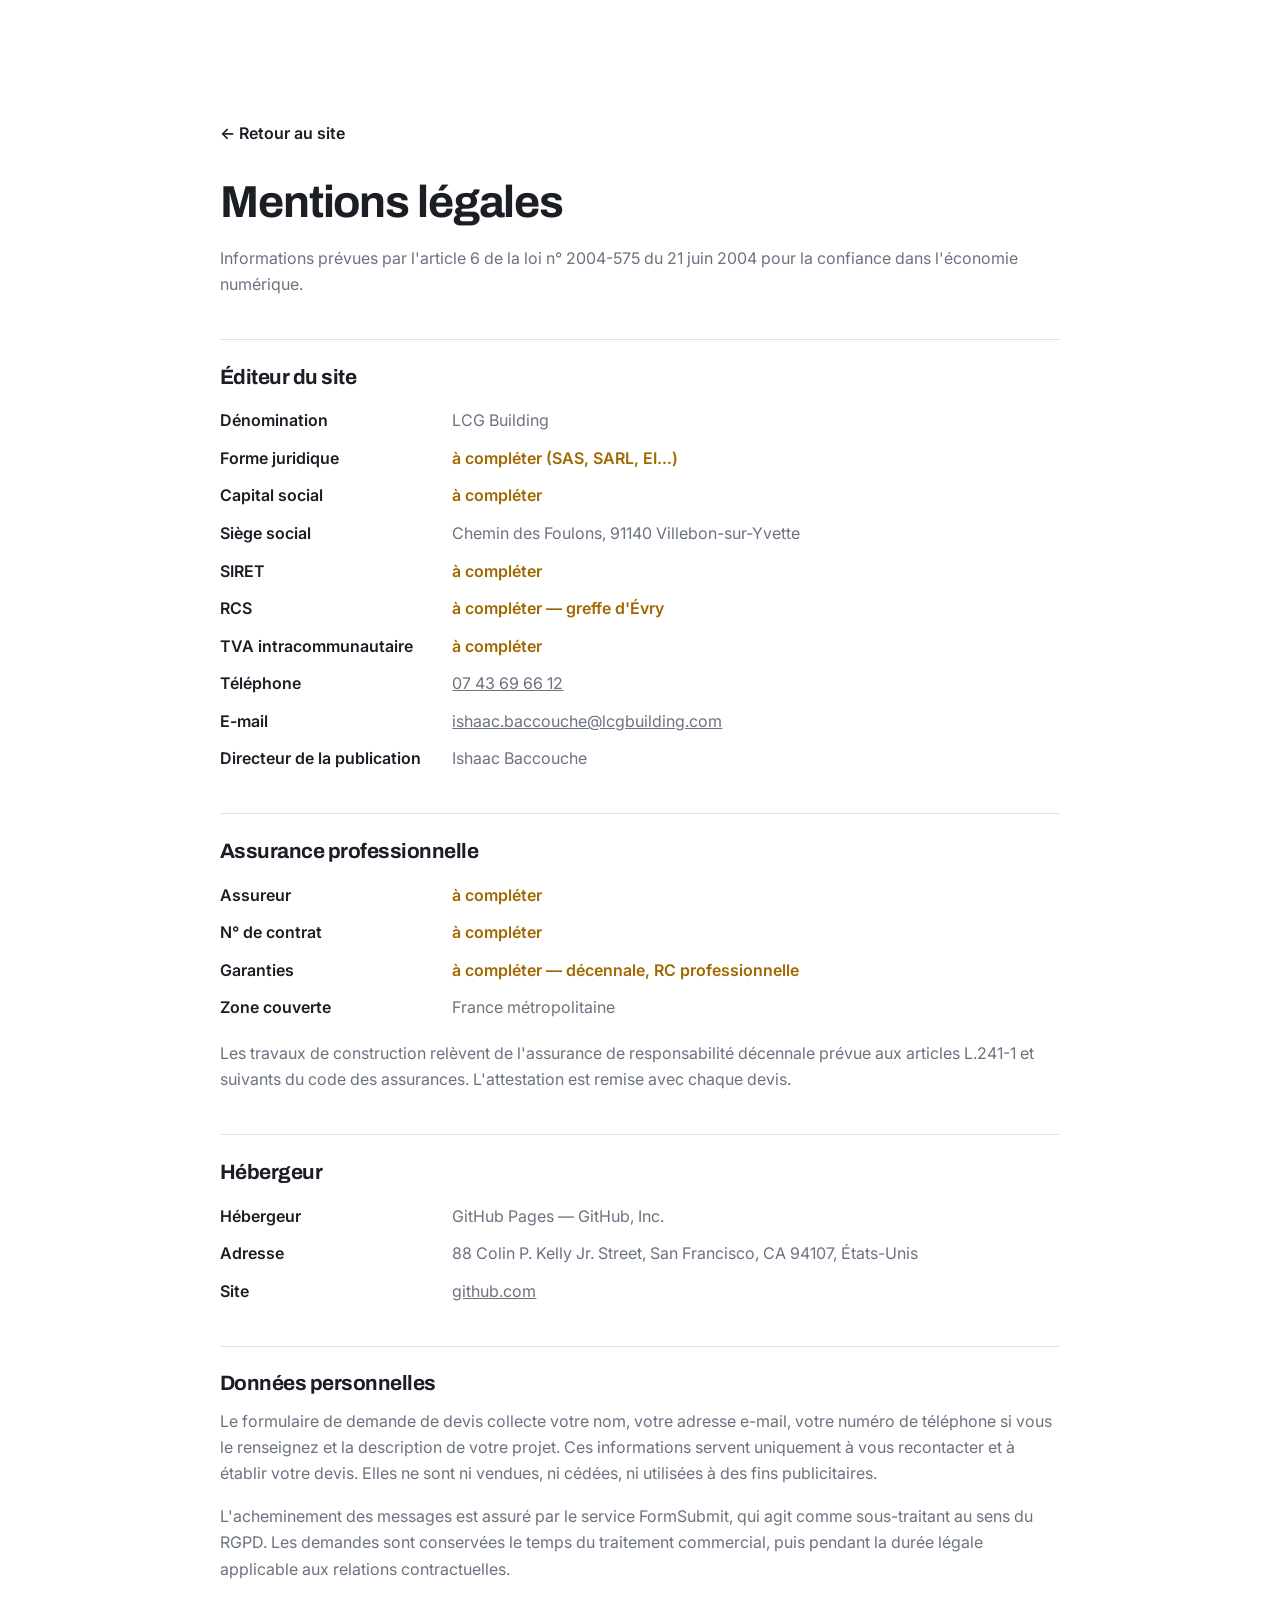
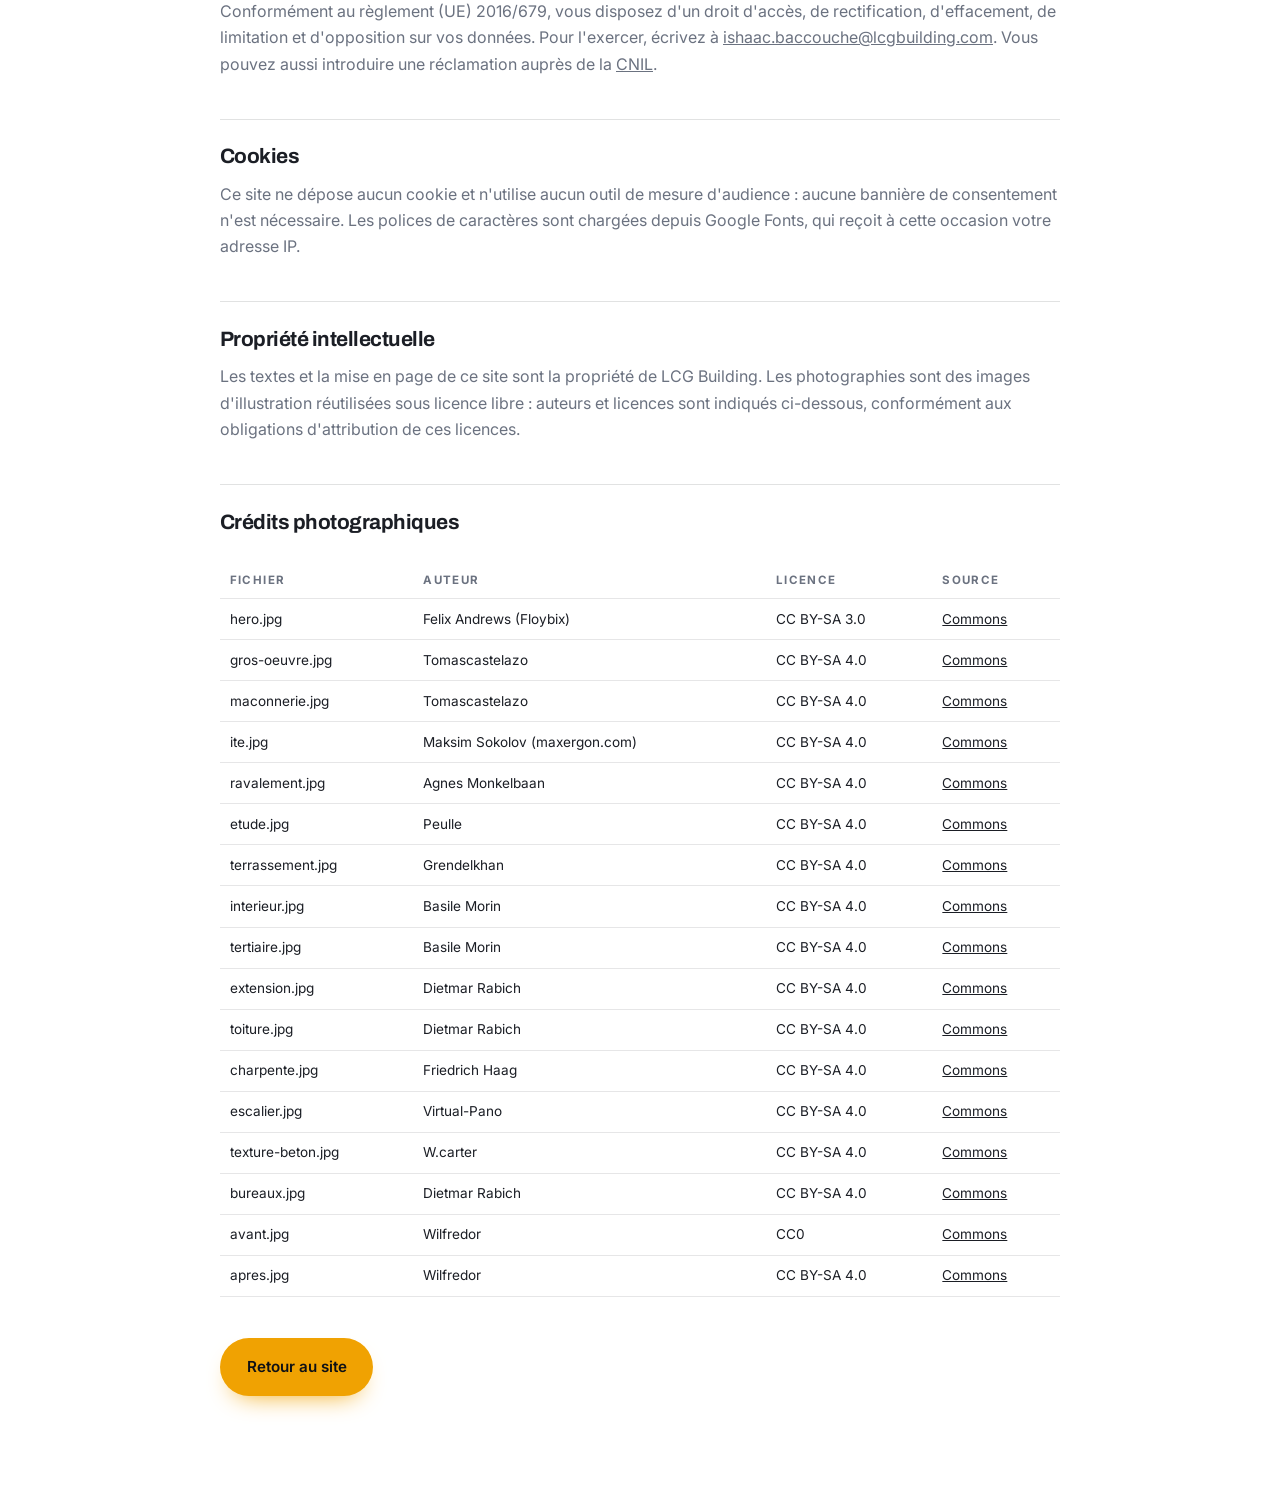
<file: mentions-legales.html>
<!DOCTYPE html>
<html lang="fr">
<head>
<meta charset="utf-8">
<meta name="viewport" content="width=device-width, initial-scale=1">
<title>Mentions légales — LCG Building</title>
<meta name="description" content="Mentions légales, traitement des données personnelles et crédits photos du site de LCG Building.">
<link rel="preconnect" href="https://fonts.googleapis.com">
<link rel="preconnect" href="https://fonts.gstatic.com" crossorigin>
<link href="https://fonts.googleapis.com/css2?family=Inter:wght@400;500;600;700&family=Archivo:wght@600;700;800&display=swap" rel="stylesheet">
<link rel="stylesheet" href="assets/style.css">
<link rel="icon" href="data:image/svg+xml,<svg xmlns='http://www.w3.org/2000/svg' viewBox='0 0 100 100'><rect width='100' height='100' rx='18' fill='%23f0a202'/><text x='50' y='69' font-size='54' font-family='Arial' font-weight='bold' text-anchor='middle' fill='%230f1115'>L</text></svg>">
<style>
  .legal{ padding:120px 0 80px; max-width:840px; }
  .legal h1{ font-size:clamp(2rem,4vw,2.8rem); margin-bottom:.4em; }
  .legal h2{ font-size:1.3rem; margin:2.6rem 0 .8rem; padding-top:1.6rem;
             border-top:1px solid rgba(15,17,21,.12); }
  .legal p, .legal li{ color:var(--muted); }
  .legal dl{ display:grid; grid-template-columns:210px 1fr; gap:.7rem 1.4rem; margin:1.2rem 0; }
  .legal dt{ font-weight:600; color:var(--text); }
  .legal dd{ margin:0; color:var(--muted); }
  .legal table{ width:100%; border-collapse:collapse; margin-top:1rem; font-size:.85rem; }
  .legal th, .legal td{ text-align:left; padding:.55rem .6rem; border-bottom:1px solid rgba(15,17,21,.1); }
  .legal th{ font-size:.72rem; letter-spacing:.12em; text-transform:uppercase; color:var(--muted); }
  .legal .todo{ color:#a06800; font-weight:600; }
  .legal__back{ display:inline-block; margin-bottom:2rem; font-weight:600; text-decoration:none; }
  .legal__wrap{ overflow-x:auto; }
  @media (max-width:640px){
    .legal dl{ grid-template-columns:1fr; gap:.2rem 0; }
    .legal dt{ margin-top:.9rem; }
  }
</style>
</head>
<body>

<div class="container legal">
  <a class="legal__back" href="index.html">← Retour au site</a>
  <h1>Mentions légales</h1>
  <p>Informations prévues par l'article 6 de la loi n° 2004-575 du 21 juin 2004 pour la
     confiance dans l'économie numérique.</p>

  <h2 id="editeur">Éditeur du site</h2>
  <dl>
    <dt>Dénomination</dt><dd>LCG Building</dd>
    <dt>Forme juridique</dt><dd class="todo">à compléter (SAS, SARL, EI…)</dd>
    <dt>Capital social</dt><dd class="todo">à compléter</dd>
    <dt>Siège social</dt><dd>Chemin des Foulons, 91140 Villebon-sur-Yvette</dd>
    <dt>SIRET</dt><dd class="todo">à compléter</dd>
    <dt>RCS</dt><dd class="todo">à compléter — greffe d'Évry</dd>
    <dt>TVA intracommunautaire</dt><dd class="todo">à compléter</dd>
    <dt>Téléphone</dt><dd><a href="tel:+33743696612">07 43 69 66 12</a></dd>
    <dt>E-mail</dt><dd><a href="mailto:ishaac.baccouche@lcgbuilding.com">ishaac.baccouche@lcgbuilding.com</a></dd>
    <dt>Directeur de la publication</dt><dd>Ishaac Baccouche</dd>
  </dl>

  <h2 id="assurance">Assurance professionnelle</h2>
  <dl>
    <dt>Assureur</dt><dd class="todo">à compléter</dd>
    <dt>N° de contrat</dt><dd class="todo">à compléter</dd>
    <dt>Garanties</dt><dd class="todo">à compléter — décennale, RC professionnelle</dd>
    <dt>Zone couverte</dt><dd>France métropolitaine</dd>
  </dl>
  <p>Les travaux de construction relèvent de l'assurance de responsabilité décennale
     prévue aux articles L.241-1 et suivants du code des assurances. L'attestation est
     remise avec chaque devis.</p>

  <h2 id="hebergeur">Hébergeur</h2>
  <dl>
    <dt>Hébergeur</dt><dd>GitHub Pages — GitHub, Inc.</dd>
    <dt>Adresse</dt><dd>88 Colin P. Kelly Jr. Street, San Francisco, CA 94107, États-Unis</dd>
    <dt>Site</dt><dd><a href="https://github.com" rel="noopener">github.com</a></dd>
  </dl>

  <h2 id="donnees">Données personnelles</h2>
  <p>Le formulaire de demande de devis collecte votre nom, votre adresse e-mail, votre
     numéro de téléphone si vous le renseignez et la description de votre projet. Ces
     informations servent uniquement à vous recontacter et à établir votre devis. Elles
     ne sont ni vendues, ni cédées, ni utilisées à des fins publicitaires.</p>
  <p>L'acheminement des messages est assuré par le service FormSubmit, qui agit comme
     sous-traitant au sens du RGPD. Les demandes sont conservées le temps du traitement
     commercial, puis pendant la durée légale applicable aux relations contractuelles.</p>
  <p>Conformément au règlement (UE) 2016/679, vous disposez d'un droit d'accès, de
     rectification, d'effacement, de limitation et d'opposition sur vos données. Pour
     l'exercer, écrivez à
     <a href="mailto:ishaac.baccouche@lcgbuilding.com">ishaac.baccouche@lcgbuilding.com</a>.
     Vous pouvez aussi introduire une réclamation auprès de la
     <a href="https://www.cnil.fr" rel="noopener">CNIL</a>.</p>

  <h2 id="cookies">Cookies</h2>
  <p>Ce site ne dépose aucun cookie et n'utilise aucun outil de mesure d'audience :
     aucune bannière de consentement n'est nécessaire. Les polices de caractères sont
     chargées depuis Google Fonts, qui reçoit à cette occasion votre adresse IP.</p>

  <h2 id="propriete">Propriété intellectuelle</h2>
  <p>Les textes et la mise en page de ce site sont la propriété de LCG Building. Les
     photographies sont des images d'illustration réutilisées sous licence libre :
     auteurs et licences sont indiqués ci-dessous, conformément aux obligations
     d'attribution de ces licences.</p>

  <h2 id="credits">Crédits photographiques</h2>
  <div class="legal__wrap">
    <table>
      <thead><tr><th>Fichier</th><th>Auteur</th><th>Licence</th><th>Source</th></tr></thead>
      <tbody>
        <tr><td>hero.jpg</td><td>Felix Andrews (Floybix)</td><td>CC BY-SA 3.0</td><td><a href="https://commons.wikimedia.org/wiki/File:Beijing_cranes_silhouette.jpg" rel="noopener">Commons</a></td></tr>
        <tr><td>gros-oeuvre.jpg</td><td>Tomascastelazo</td><td>CC BY-SA 4.0</td><td><a href="https://commons.wikimedia.org/wiki/File:Construction_workers_in_Mexico.jpg" rel="noopener">Commons</a></td></tr>
        <tr><td>maconnerie.jpg</td><td>Tomascastelazo</td><td>CC BY-SA 4.0</td><td><a href="https://commons.wikimedia.org/wiki/File:Fallen_bricks.jpg" rel="noopener">Commons</a></td></tr>
        <tr><td>ite.jpg</td><td>Maksim Sokolov (maxergon.com)</td><td>CC BY-SA 4.0</td><td><a href="https://commons.wikimedia.org/wiki/File:Windows_of_the_Frost_Building_(Toronto,_Canada" rel="noopener">Commons</a></td></tr>
        <tr><td>ravalement.jpg</td><td>Agnes Monkelbaan</td><td>CC BY-SA 4.0</td><td><a href="https://commons.wikimedia.org/wiki/File:Prinses_Margriettunnel_(Aquaduct" rel="noopener">Commons</a></td></tr>
        <tr><td>etude.jpg</td><td>Peulle</td><td>CC BY-SA 4.0</td><td><a href="https://commons.wikimedia.org/wiki/File:Construction_site_Tomineborgveien_(8" rel="noopener">Commons</a></td></tr>
        <tr><td>terrassement.jpg</td><td>Grendelkhan</td><td>CC BY-SA 4.0</td><td><a href="https://commons.wikimedia.org/wiki/File:Caterpillar_328D_LCR_at_construction_site_in_Sunnyvale.jpg" rel="noopener">Commons</a></td></tr>
        <tr><td>interieur.jpg</td><td>Basile Morin</td><td>CC BY-SA 4.0</td><td><a href="https://commons.wikimedia.org/wiki/File:Lounge_InterContinental_Singapore.jpg" rel="noopener">Commons</a></td></tr>
        <tr><td>tertiaire.jpg</td><td>Basile Morin</td><td>CC BY-SA 4.0</td><td><a href="https://commons.wikimedia.org/wiki/File:Escalator_and_staircase_in_the_National_Gallery_Singapore.jpg" rel="noopener">Commons</a></td></tr>
        <tr><td>extension.jpg</td><td>Dietmar Rabich</td><td>CC BY-SA 4.0</td><td><a href="https://commons.wikimedia.org/wiki/File:M%C3%BCnster,_WestLotto_--_2013_--_3296.jpg" rel="noopener">Commons</a></td></tr>
        <tr><td>toiture.jpg</td><td>Dietmar Rabich</td><td>CC BY-SA 4.0</td><td><a href="https://commons.wikimedia.org/wiki/File:Bredevoort_(NL" rel="noopener">Commons</a></td></tr>
        <tr><td>charpente.jpg</td><td>Friedrich Haag</td><td>CC BY-SA 4.0</td><td><a href="https://commons.wikimedia.org/wiki/File:Unfertige_Dinge_003_2022_10_26.jpg" rel="noopener">Commons</a></td></tr>
        <tr><td>escalier.jpg</td><td>Virtual-Pano</td><td>CC BY-SA 4.0</td><td><a href="https://commons.wikimedia.org/wiki/File:6801_LVA_Riga_art_nouveau_staircase.jpg" rel="noopener">Commons</a></td></tr>
        <tr><td>texture-beton.jpg</td><td>W.carter</td><td>CC BY-SA 4.0</td><td><a href="https://commons.wikimedia.org/wiki/File:Rusty_rebar_nets.jpg" rel="noopener">Commons</a></td></tr>
        <tr><td>bureaux.jpg</td><td>Dietmar Rabich</td><td>CC BY-SA 4.0</td><td><a href="https://commons.wikimedia.org/wiki/File:M%C3%BCnster,_Westdeutsche_Lotterie_--_2018_--_0417.jpg" rel="noopener">Commons</a></td></tr>
        <tr><td>avant.jpg</td><td>Wilfredor</td><td>CC0</td><td><a href="https://commons.wikimedia.org/wiki/File:Abandoned_tile-roofed_house_in_dry_scrub,_Margarita_Island,_Venezuela.jpg" rel="noopener">Commons</a></td></tr>
        <tr><td>apres.jpg</td><td>Wilfredor</td><td>CC BY-SA 4.0</td><td><a href="https://commons.wikimedia.org/wiki/File:House_in_the_Jardim_Botanico_de_Sao_Paulo.jpg" rel="noopener">Commons</a></td></tr>
      </tbody>
    </table>
  </div>

  <p style="margin-top:2.6rem"><a class="btn btn--primary" href="index.html">Retour au site</a></p>
</div>

</body>
</html>
</file>
<file: assets/style.css>
/* ==========================================================================
   LCG Building — feuille de style
   1. Tokens · 2. Base · 3. Header · 4. Hero · 5. Sections · 6. Composants
   7. Lightbox · 8. Footer · 9. Responsive
   ========================================================================== */

/* ── 1. Tokens ─────────────────────────────────────────────────────────── */
:root{
  --ink:        #0f1115;
  --ink-soft:   #14171d;
  --ink-line:   #242833;
  --paper:      #ffffff;
  --paper-alt:  #f6f5f2;
  --text:       #1b1e25;
  --muted:      #6b7280;
  --muted-dark: #9aa1ad;
  --accent:     #f0a202;
  --accent-dk:  #b87d00;
  --accent-soft:rgba(240,162,2,.14);

  --radius:     14px;
  --radius-lg:  22px;
  --shadow:     0 1px 2px rgba(16,20,30,.05), 0 18px 40px -16px rgba(16,20,30,.22);
  --container:  1200px;
  --ease:       cubic-bezier(.22,.61,.36,1);

  --font:       "Inter", -apple-system, BlinkMacSystemFont, "Segoe UI", system-ui, sans-serif;
  --font-head:  "Archivo", "Inter", system-ui, sans-serif;
}

/* ── 2. Base ───────────────────────────────────────────────────────────── */
*,*::before,*::after{ box-sizing:border-box; }
html{ scroll-behavior:smooth; scroll-padding-top:92px; }

body{
  margin:0; overflow-x:hidden;
  font-family:var(--font); font-size:16px; line-height:1.65;
  color:var(--text); background:var(--paper);
  -webkit-font-smoothing:antialiased;
}

img{ max-width:100%; display:block; }
a{ color:inherit; }

h1,h2,h3,h4{ font-family:var(--font-head); line-height:1.08; letter-spacing:-.025em; margin:0 0 .6em; }
h2{ font-size:clamp(1.9rem, 3.8vw, 3rem); }
h3{ font-size:1.18rem; letter-spacing:-.01em; }
h4{ font-size:.95rem; }
p{ margin:0 0 1em; }

.container{ width:100%; max-width:var(--container); margin-inline:auto; padding-inline:24px; }

.skip{ position:absolute; left:-9999px; top:0; background:var(--accent); color:var(--ink);
  padding:10px 18px; z-index:300; font-weight:600; }
.skip:focus{ left:12px; top:12px; }

:focus-visible{ outline:2px solid var(--accent); outline-offset:3px; border-radius:4px; }

.eyebrow{ font-size:.78rem; letter-spacing:.16em; text-transform:uppercase;
  font-weight:600; color:var(--accent-dk); margin:0 0 .9rem; }

/* Barre de progression de lecture */
.progress{ position:fixed; top:0; left:0; height:3px; width:0;
  background:linear-gradient(90deg,var(--accent),#ffd166); z-index:150;
  transition:width .1s linear; }

/* Boutons */
.btn{
  --btn-bg:var(--ink); --btn-fg:#fff;
  display:inline-flex; align-items:center; justify-content:center; gap:.5rem;
  padding:.95rem 1.6rem; border-radius:999px; border:1px solid transparent;
  background:var(--btn-bg); color:var(--btn-fg);
  font-family:var(--font); font-weight:600; font-size:.95rem; text-decoration:none; cursor:pointer;
  transition:transform .18s var(--ease), background .18s var(--ease), box-shadow .18s var(--ease);
}
.btn:hover{ transform:translateY(-2px); }
.btn:active{ transform:translateY(0); }
.btn--primary{ --btn-bg:var(--accent); --btn-fg:var(--ink); box-shadow:0 12px 26px -14px rgba(240,162,2,1); }
.btn--primary:hover{ --btn-bg:#ffb31f; }
.btn--ghost{ --btn-bg:transparent; --btn-fg:#fff; border-color:rgba(255,255,255,.34); }
.btn--ghost:hover{ --btn-bg:rgba(255,255,255,.1); }
.btn--dark{ --btn-bg:var(--ink); --btn-fg:#fff; }
.btn--sm{ padding:.6rem 1.15rem; font-size:.88rem; }
.btn--lg{ padding:1.1rem 2rem; font-size:1rem; }
.btn--block{ width:100%; }

/* ── 3. Header ─────────────────────────────────────────────────────────── */
.header{ position:fixed; inset:0 0 auto 0; z-index:100;
  transition:background .3s var(--ease), box-shadow .3s var(--ease); }
.header.is-stuck{ background:rgba(15,17,21,.93);
  backdrop-filter:saturate(180%) blur(14px); box-shadow:0 1px 0 rgba(255,255,255,.08); }
.header__inner{ display:flex; align-items:center; justify-content:space-between; height:84px; gap:1.5rem; }

.logo{ display:flex; align-items:center; gap:.6rem; text-decoration:none; color:#fff; flex-shrink:0; }
.logo__mark{ color:var(--accent); display:flex; }
.logo__text{ font-family:var(--font-head); font-weight:800; font-size:1.15rem;
  letter-spacing:-.02em; text-transform:uppercase; }
.logo__text span{ color:var(--accent); }

.nav{ display:flex; align-items:center; gap:1.7rem; }
.nav__link{ position:relative; color:rgba(255,255,255,.8); text-decoration:none;
  font-size:.92rem; font-weight:500; transition:color .18s var(--ease); white-space:nowrap; }
.nav__link::after{ content:""; position:absolute; left:0; right:100%; bottom:-6px; height:2px;
  background:var(--accent); transition:right .25s var(--ease); }
.nav__link:hover{ color:#fff; }
.nav__link:hover::after,.nav__link.is-current::after{ right:0; }
.nav__link.is-current{ color:#fff; }
.nav__cta{ display:flex; align-items:center; gap:1rem; }
.nav__phone{ display:flex; align-items:center; gap:.4rem; color:#fff; text-decoration:none;
  font-weight:600; font-size:.9rem; white-space:nowrap; }
.nav__phone svg{ color:var(--accent); }

.burger{ display:none; width:44px; height:44px; border:0; background:transparent; cursor:pointer;
  flex-direction:column; justify-content:center; gap:5px; padding:0; }
.burger span{ display:block; height:2px; background:#fff; border-radius:2px;
  transition:transform .25s var(--ease), opacity .2s; }
.burger[aria-expanded="true"] span:nth-child(1){ transform:translateY(7px) rotate(45deg); }
.burger[aria-expanded="true"] span:nth-child(2){ opacity:0; }
.burger[aria-expanded="true"] span:nth-child(3){ transform:translateY(-7px) rotate(-45deg); }

/* ── 4. Hero ───────────────────────────────────────────────────────────── */
.hero{ position:relative; min-height:min(96vh,900px); display:flex; align-items:center;
  background:var(--ink); color:#fff; overflow:hidden; padding:150px 0 110px; }
.hero__media{ position:absolute; inset:0; }
.hero__media img{ width:100%; height:100%; object-fit:cover; opacity:.55;
  transform:scale(1.06); animation:heroZoom 18s var(--ease) forwards; }
@keyframes heroZoom{ to{ transform:scale(1); } }
.hero__media::after{ content:""; position:absolute; inset:0;
  background:
    linear-gradient(105deg, rgba(12,14,18,.96) 12%, rgba(12,14,18,.72) 48%, rgba(12,14,18,.35) 100%),
    linear-gradient(0deg, rgba(12,14,18,.92) 0%, transparent 42%); }
.hero__inner{ position:relative; max-width:880px; }
.hero__title{ font-size:clamp(2.1rem, 6.6vw, 5.2rem); margin-bottom:1.1rem;
  letter-spacing:-.04em; font-weight:900; overflow-wrap:break-word; }
.hero__title em{ font-style:normal; color:var(--accent); }
.hero__lead{ font-size:clamp(1.02rem,1.45vw,1.22rem); color:rgba(255,255,255,.8); max-width:640px; }
.hero__cta{ display:flex; flex-wrap:wrap; gap:.9rem; margin-top:2.2rem; }
.hero__badges{ list-style:none; display:flex; flex-wrap:wrap; gap:2.4rem;
  margin:3.2rem 0 0; padding:1.8rem 0 0; border-top:1px solid rgba(255,255,255,.14); }
.hero__badges li{ display:flex; flex-direction:column; }
.hero__badges strong{ font-family:var(--font-head); font-size:1.4rem; color:var(--accent); line-height:1.1; }
.hero__badges span{ font-size:.85rem; color:rgba(255,255,255,.62); }

.hero__scroll{ position:absolute; left:50%; bottom:28px; transform:translateX(-50%);
  width:26px; height:42px; border:2px solid rgba(255,255,255,.3); border-radius:14px; }
.hero__scroll span{ position:absolute; left:50%; top:8px; width:3px; height:8px; border-radius:2px;
  background:var(--accent); transform:translateX(-50%); animation:scrollCue 1.8s infinite; }
@keyframes scrollCue{ 0%{opacity:0;transform:translate(-50%,0)} 40%{opacity:1} 80%{opacity:0;transform:translate(-50%,14px)} 100%{opacity:0} }

/* Bandeau défilant */
.marquee{ background:var(--accent); color:var(--ink); overflow:hidden; padding:.85rem 0;
  border-block:1px solid rgba(0,0,0,.12); }
.marquee__track{ display:flex; align-items:center; gap:2rem; width:max-content;
  animation:slide 38s linear infinite; }
.marquee span{ font-family:var(--font-head); font-weight:700; font-size:.95rem;
  text-transform:uppercase; letter-spacing:.04em; white-space:nowrap; }
.marquee i{ font-style:normal; font-size:.6rem; opacity:.5; }
@keyframes slide{ to{ transform:translateX(-50%); } }

/* ── 5. Sections ───────────────────────────────────────────────────────── */
.section{ padding:clamp(72px,9vw,124px) 0; }
.section--alt{ background:var(--paper-alt); }
.section--dark{ background:var(--ink); color:#fff; }
.section--dark h2,.section--dark h3{ color:#fff; }
.section--dark .eyebrow{ color:var(--accent); }
.section--dark .section__lead{ color:rgba(255,255,255,.72); }
.section__head{ max-width:680px; margin-bottom:3.4rem; }
.section__head--center{ margin-inline:auto; text-align:center; }
.section__lead{ color:var(--muted); font-size:1.05rem; }

/* ── 6. Composants ─────────────────────────────────────────────────────── */

/* Services */
.cards{ display:grid; grid-template-columns:repeat(3,1fr); gap:1.5rem; align-items:start; }
.svc{ background:var(--paper); border:1px solid rgba(15,17,21,.09); border-radius:var(--radius-lg);
  overflow:hidden; transition:transform .25s var(--ease), box-shadow .25s var(--ease), border-color .25s; }
.svc:hover{ transform:translateY(-5px); box-shadow:var(--shadow); border-color:rgba(240,162,2,.5); }
.svc__media{ aspect-ratio:16/10; overflow:hidden; background:var(--ink); }
.svc__media img{ width:100%; height:100%; object-fit:cover; transition:transform .6s var(--ease); }
.svc:hover .svc__media img{ transform:scale(1.06); }
.svc__body{ padding:1.7rem 1.6rem 1.8rem; }
.svc__body p{ color:var(--muted); font-size:.95rem; margin-bottom:1rem; }
.svc__toggle{ display:inline-flex; align-items:center; gap:.45rem; padding:0; border:0;
  background:none; cursor:pointer; color:var(--accent-dk);
  font-family:var(--font); font-weight:600; font-size:.88rem; }
.svc__toggle::after{ content:"+"; font-size:1.05rem; line-height:1; transition:transform .25s var(--ease); }
.svc__toggle[aria-expanded="true"]::after{ transform:rotate(45deg); }
.svc__list{ list-style:none; margin:0; padding:0; max-height:0; overflow:hidden;
  transition:max-height .4s var(--ease), margin .3s var(--ease); }
.svc__list.is-open{ max-height:340px; margin-top:1rem; }
.svc__list li{ position:relative; padding:.4rem 0 .4rem 1.2rem; font-size:.9rem; color:var(--muted);
  border-top:1px solid rgba(15,17,21,.06); }
.svc__list li::before{ content:""; position:absolute; left:0; top:1.05em;
  width:5px; height:5px; border-radius:50%; background:var(--accent); }

/* Secteurs */
.sectors{ display:grid; grid-template-columns:repeat(3,1fr); gap:1.5rem; }
.sector{ padding:2.2rem 1.9rem; border-radius:var(--radius-lg);
  border:1px solid rgba(255,255,255,.12); background:rgba(255,255,255,.03); }
.sector--featured{ background:var(--accent); color:var(--ink); border-color:transparent; }
.sector--featured h3{ color:var(--ink); }
.sector__idx{ display:inline-block; font-size:.72rem; letter-spacing:.16em; text-transform:uppercase;
  font-weight:700; color:var(--accent); margin-bottom:1rem; }
.sector--featured .sector__idx{ color:rgba(15,17,21,.6); }
.sector p{ color:rgba(255,255,255,.72); font-size:.95rem; }
.sector--featured p{ color:rgba(15,17,21,.78); }
.sector ul{ list-style:none; margin:1.4rem 0 0; padding:1.2rem 0 0; display:grid; gap:.6rem;
  border-top:1px solid rgba(255,255,255,.14); font-size:.9rem; color:rgba(255,255,255,.82); }
.sector--featured ul{ border-color:rgba(15,17,21,.18); color:rgba(15,17,21,.82); }
.sector li{ position:relative; padding-left:1.4rem; }
.sector li::before{ content:""; position:absolute; left:0; top:.44em; width:11px; height:6px;
  border-left:2px solid var(--accent); border-bottom:2px solid var(--accent); transform:rotate(-45deg); }
.sector--featured li::before{ border-color:var(--ink); }

/* Filtres */
.filters{ display:flex; flex-wrap:wrap; gap:.6rem; margin-bottom:1.8rem; }
.filter{ padding:.55rem 1.15rem; border-radius:999px; cursor:pointer;
  border:1px solid rgba(15,17,21,.14); background:transparent; color:var(--muted);
  font-family:var(--font); font-size:.88rem; font-weight:600;
  transition:background .2s, color .2s, border-color .2s; }
.filter:hover{ border-color:var(--ink); color:var(--text); }
.filter.is-active{ background:var(--ink); border-color:var(--ink); color:#fff; }

/* Réalisations */
.works{ display:grid; grid-template-columns:repeat(3,1fr); gap:1.4rem; }
.work{ position:relative; border-radius:var(--radius-lg); overflow:hidden; cursor:pointer;
  background:var(--ink); color:#fff; min-height:310px;
  display:flex; flex-direction:column; justify-content:flex-end; }
.work--tall{ grid-row:span 2; grid-column:span 2; min-height:440px; }
.work.is-hidden{ display:none; }
.work__media{ position:absolute; inset:0; }
.work__media img{ width:100%; height:100%; object-fit:cover; transition:transform .7s var(--ease); }
.work__media::after{ content:""; position:absolute; inset:0;
  background:linear-gradient(180deg, rgba(12,14,18,.1) 25%, rgba(12,14,18,.93) 100%); }
.work:hover .work__media img{ transform:scale(1.06); }
.work__body{ position:relative; padding:1.9rem; }
.work__body h3{ margin-bottom:.4rem; }
.work__body p{ margin:0; color:rgba(255,255,255,.75); font-size:.93rem; max-width:46ch; }
.work__more{ display:inline-block; margin-top:.9rem; font-size:.85rem; font-weight:600;
  color:var(--accent); opacity:0; transform:translateX(-6px);
  transition:opacity .25s var(--ease), transform .25s var(--ease); }
.work:hover .work__more{ opacity:1; transform:none; }
.tag{ display:inline-block; margin-bottom:.8rem; padding:.28rem .72rem; border-radius:999px;
  background:var(--accent); color:var(--ink);
  font-size:.7rem; font-weight:700; letter-spacing:.08em; text-transform:uppercase; }
.works__empty{ margin-top:2rem; color:var(--muted); }

/* Avant / Après */
.ba{ display:grid; grid-template-columns:.8fr 1.2fr; gap:3.5rem; align-items:center; }
.ba__facts{ display:flex; gap:2.4rem; margin:2rem 0 0; }
.ba__facts dt{ font-size:.74rem; letter-spacing:.14em; text-transform:uppercase; color:var(--muted); }
.ba__facts dd{ margin:.25rem 0 0; font-family:var(--font-head); font-weight:700; font-size:1.25rem; }
.ba__viewer{ position:relative; margin:0; border-radius:var(--radius-lg); overflow:hidden;
  aspect-ratio:3/2; background:var(--ink); user-select:none; box-shadow:var(--shadow); }
.ba__img{ position:absolute; inset:0; width:100%; height:100%; object-fit:cover; }
.ba__clip{ position:absolute; inset:0; overflow:hidden; clip-path:inset(0 50% 0 0); }
.ba__label{ position:absolute; top:14px; padding:.3rem .8rem; border-radius:999px;
  font-size:.72rem; font-weight:700; letter-spacing:.1em; text-transform:uppercase;
  background:rgba(12,14,18,.72); color:#fff; backdrop-filter:blur(6px); }
.ba__label--before{ left:14px; }
.ba__label--after{ right:14px; background:var(--accent); color:var(--ink); }
.ba__handle{ position:absolute; inset:0; }
.ba__handle input[type=range]{ position:absolute; inset:0; width:100%; height:100%;
  margin:0; opacity:0; cursor:ew-resize; }
.ba__grip{ position:absolute; top:0; bottom:0; left:50%; width:2px; background:#fff;
  transform:translateX(-50%); pointer-events:none; box-shadow:0 0 14px rgba(0,0,0,.5); }
.ba__grip::after{ content:"⇄"; position:absolute; top:50%; left:50%; transform:translate(-50%,-50%);
  width:46px; height:46px; border-radius:50%; background:#fff; color:var(--ink);
  display:grid; place-items:center; font-size:1.1rem; box-shadow:0 6px 18px rgba(0,0,0,.35); }

/* Méthode */
.methode{ display:grid; grid-template-columns:.85fr 1.15fr; gap:4rem; align-items:start; }
.methode__photo{ margin:2rem 0; border-radius:var(--radius); overflow:hidden; }
.methode__photo img{ aspect-ratio:16/10; object-fit:cover; width:100%; }
.methode__photo figcaption{ padding:.7rem .2rem 0; font-size:.85rem; color:var(--muted); }
.steps{ list-style:none; margin:0; padding:0; }
.step{ display:flex; gap:1.6rem; padding:1.7rem 0; border-top:1px solid rgba(15,17,21,.1); }
.step:last-child{ border-bottom:1px solid rgba(15,17,21,.1); }
.step__num{ font-family:var(--font-head); font-weight:800; font-size:1.5rem;
  color:var(--accent); line-height:1.2; flex-shrink:0; width:2.6rem; }
.step h3{ margin-bottom:.35rem; display:flex; flex-wrap:wrap; align-items:center; gap:.7rem; }
.step__time{ font-family:var(--font); font-size:.72rem; font-weight:600; letter-spacing:.08em;
  text-transform:uppercase; color:var(--accent-dk); background:var(--accent-soft);
  padding:.2rem .6rem; border-radius:999px; }
.step p{ margin:0; color:var(--muted); font-size:.96rem; }

/* Estimateur */
.est{ display:grid; grid-template-columns:1fr 1fr; gap:4rem; align-items:start; }
.est__note{ list-style:none; margin:2rem 0 0; padding:0; display:grid; gap:.6rem;
  font-size:.9rem; color:rgba(255,255,255,.6); }
.est__note li{ position:relative; padding-left:1.4rem; }
.est__note li::before{ content:""; position:absolute; left:0; top:.55em;
  width:6px; height:6px; border-radius:50%; background:var(--accent); }
.est__panel{ background:rgba(255,255,255,.04); border:1px solid rgba(255,255,255,.12);
  border-radius:var(--radius-lg); padding:2rem; }
.range{ -webkit-appearance:none; appearance:none; width:100%; height:5px; border-radius:99px;
  background:rgba(255,255,255,.18); outline:none; margin:.4rem 0; }
.range::-webkit-slider-thumb{ -webkit-appearance:none; width:22px; height:22px; border-radius:50%;
  background:var(--accent); cursor:grab; border:3px solid var(--ink); box-shadow:0 0 0 1px var(--accent); }
.range::-moz-range-thumb{ width:18px; height:18px; border-radius:50%; background:var(--accent);
  cursor:grab; border:3px solid var(--ink); }
.range__scale{ display:flex; justify-content:space-between; font-size:.75rem; color:var(--muted-dark); }
.segmented{ display:grid; grid-template-columns:repeat(3,1fr); gap:.4rem; padding:.3rem;
  background:rgba(255,255,255,.06); border-radius:999px; }
.segmented button{ padding:.6rem .4rem; border:0; border-radius:999px; cursor:pointer;
  background:transparent; color:rgba(255,255,255,.7);
  font-family:var(--font); font-size:.85rem; font-weight:600; transition:background .2s, color .2s; }
.segmented button.is-active{ background:var(--accent); color:var(--ink); }
.check{ display:flex; align-items:flex-start; gap:.6rem; margin-bottom:.7rem;
  font-size:.88rem; color:rgba(255,255,255,.78); cursor:pointer; font-weight:400; }
.check input{ margin-top:.25rem; accent-color:var(--accent); width:16px; height:16px; flex-shrink:0; }
.est__result{ margin:1.8rem 0 1.4rem; padding:1.4rem; border-radius:var(--radius);
  background:rgba(240,162,2,.12); border:1px solid rgba(240,162,2,.35); text-align:center; }
.est__label{ display:block; font-size:.74rem; letter-spacing:.14em; text-transform:uppercase;
  color:var(--accent); margin-bottom:.4rem; }
.est__amount{ display:block; font-family:var(--font-head); font-weight:700;
  font-size:clamp(1.05rem,1.8vw,1.28rem); color:#fff; line-height:1.35; }
.est__unit{ display:block; margin-top:.4rem; font-size:.85rem; color:var(--muted-dark); }

/* À propos */
.about{ display:grid; grid-template-columns:1fr 1fr; gap:4rem; align-items:center;
  margin-bottom:clamp(48px,6vw,80px); }
.about__media{ margin:0; position:relative; border-radius:var(--radius-lg); overflow:hidden; }
.about__media img{ width:100%; aspect-ratio:4/3.4; object-fit:cover; }
.about__media figcaption{ position:absolute; left:18px; bottom:18px; right:18px;
  padding:.9rem 1.1rem; border-radius:var(--radius); font-size:.9rem;
  background:rgba(12,14,18,.78); color:#fff; backdrop-filter:blur(8px); }
.about__media strong{ color:var(--accent); }
.about p{ color:var(--muted); }
.checklist{ list-style:none; margin:1.6rem 0 0; padding:0; display:grid; gap:.75rem; }
.checklist li{ position:relative; padding-left:2rem; font-size:.96rem; }
.checklist li::before{ content:""; position:absolute; left:0; top:.42em; width:14px; height:8px;
  border-left:2.5px solid var(--accent); border-bottom:2.5px solid var(--accent); transform:rotate(-45deg); }

/* Zone */
.zone{ display:grid; grid-template-columns:1.1fr .9fr; gap:4rem; align-items:center; }
.zone__tags{ display:flex; flex-wrap:wrap; gap:.55rem; margin:1.8rem 0 1.4rem; }
.zone__tags span{ padding:.45rem 1rem; border-radius:999px; background:var(--paper);
  border:1px solid rgba(15,17,21,.1); font-size:.87rem; font-weight:500; }
.zone__small{ font-size:.9rem; color:var(--muted); margin:0; }
.zone__map svg{ width:100%; max-width:380px; margin-inline:auto; }

/* FAQ */
.faq{ display:grid; grid-template-columns:.75fr 1.25fr; gap:4rem; align-items:start; }
.qa{ border-top:1px solid rgba(15,17,21,.12); }
.qa:last-child{ border-bottom:1px solid rgba(15,17,21,.12); }
.qa summary{ list-style:none; cursor:pointer; padding:1.25rem 2.5rem 1.25rem 0; position:relative;
  font-family:var(--font-head); font-weight:700; font-size:1.02rem; letter-spacing:-.01em; }
.qa summary::-webkit-details-marker{ display:none; }
.qa summary::after{ content:""; position:absolute; right:.4rem; top:1.6rem;
  width:11px; height:11px; border-right:2px solid var(--accent); border-bottom:2px solid var(--accent);
  transform:rotate(45deg); transition:transform .25s var(--ease); }
.qa[open] summary::after{ transform:rotate(-135deg); }
.qa p{ margin:0 0 1.3rem; color:var(--muted); font-size:.95rem; max-width:64ch; }

/* Bandeau CTA */
.cta{ position:relative; padding:clamp(70px,8vw,110px) 0; color:#fff; overflow:hidden; background:var(--ink); }
.cta__bg{ position:absolute; inset:0; }
.cta__bg img{ width:100%; height:100%; object-fit:cover; opacity:.22; }
.cta__bg::after{ content:""; position:absolute; inset:0;
  background:linear-gradient(90deg, rgba(12,14,18,.94), rgba(12,14,18,.6)); }
.cta__inner{ position:relative; text-align:center; max-width:640px; }
.cta__inner h2{ color:#fff; }
.cta__inner p{ color:rgba(255,255,255,.72); font-size:1.05rem; }
.cta__btns{ display:flex; flex-wrap:wrap; gap:.9rem; justify-content:center; margin-top:1.8rem; }

/* Contact */
.contact{ background:var(--ink); color:#fff; }
.contact h2{ color:#fff; }
.contact .eyebrow{ color:var(--accent); }
.contact .section__lead{ color:rgba(255,255,255,.72); }
.contact__grid{ display:grid; grid-template-columns:1fr 1.05fr; gap:4rem; align-items:start; }
.contact__list{ list-style:none; margin:2.4rem 0 0; padding:0; display:grid; gap:1.3rem; }
.contact__list li{ display:grid; gap:.2rem; padding-bottom:1.1rem;
  border-bottom:1px solid rgba(255,255,255,.1); }
.contact__label{ font-size:.75rem; letter-spacing:.14em; text-transform:uppercase; color:var(--muted-dark); }
.contact__list a{ text-decoration:none; font-size:1.05rem; font-weight:600; overflow-wrap:anywhere; }
.contact__list a:hover{ color:var(--accent); }
.contact__seals{ display:flex; flex-wrap:wrap; gap:.6rem; margin-top:2rem; }
.contact__seals span{ padding:.45rem 1rem; border-radius:999px; font-size:.82rem; font-weight:600;
  border:1px solid rgba(240,162,2,.4); color:var(--accent); }

.form{ background:rgba(255,255,255,.04); border:1px solid rgba(255,255,255,.1);
  border-radius:var(--radius-lg); padding:2rem; }
.field{ margin-bottom:1.1rem; }
.field-row{ display:grid; grid-template-columns:1fr 1fr; gap:1rem; }
.field label{ display:block; font-size:.85rem; font-weight:600; margin-bottom:.45rem;
  color:rgba(255,255,255,.85); }
.field input[type=text],.field input[type=email],.field input[type=tel],
.field select,.field textarea{
  width:100%; padding:.85rem 1rem; border-radius:var(--radius);
  border:1px solid rgba(255,255,255,.16); background:rgba(255,255,255,.05);
  color:#fff; font-family:inherit; font-size:.95rem; transition:border-color .2s, background .2s; }
.field textarea{ resize:vertical; }
.field input::placeholder,.field textarea::placeholder{ color:rgba(255,255,255,.38); }
.field input:focus,.field select:focus,.field textarea:focus{
  outline:none; border-color:var(--accent); background:rgba(255,255,255,.08); }
.field select option{ color:#111; }
.field.is-error input,.field.is-error textarea,.field.is-error select{ border-color:#ff6b6b; }
.check--rgpd{ margin:0 0 1.2rem; }
.check--rgpd.is-error span{ color:#ff8f8f; }
.form__note{ font-size:.8rem; color:var(--muted-dark); margin:1rem 0 0; }
.form__status{ margin:.8rem 0 0; font-size:.9rem; font-weight:600; color:var(--accent); min-height:1.2em; }
.form__status--ok{ color:#4ade80; }
.form__status--err{ color:#ff8f8f; }
.form__status a{ color:inherit; }
.honey{ position:absolute; left:-9999px; width:1px; height:1px; opacity:0; }
.btn[disabled]{ opacity:.6; cursor:progress; transform:none; }

/* ── 7. Lightbox ───────────────────────────────────────────────────────── */
.lightbox{ position:fixed; inset:0; z-index:200; display:grid; place-items:center; padding:24px; }
.lightbox[hidden]{ display:none; }
.lightbox__backdrop{ position:absolute; inset:0; background:rgba(8,10,14,.82); backdrop-filter:blur(6px); }
.lightbox__panel{ position:relative; width:min(940px,100%); max-height:90vh; overflow-y:auto;
  background:var(--paper); border-radius:var(--radius-lg); display:grid; grid-template-columns:1fr 1fr;
  animation:lbIn .3s var(--ease); }
@keyframes lbIn{ from{ opacity:0; transform:translateY(16px) scale(.98); } }
.lightbox__close{ position:absolute; top:12px; right:14px; z-index:2; width:38px; height:38px;
  border-radius:50%; border:0; cursor:pointer; font-size:1.5rem; line-height:1;
  background:rgba(12,14,18,.7); color:#fff; }
.lightbox__media{ margin:0; }
.lightbox__media img{ width:100%; height:100%; min-height:260px; object-fit:cover;
  border-radius:var(--radius-lg) 0 0 var(--radius-lg); }
.lightbox__body{ padding:2rem 1.9rem; }
.lightbox__body h4{ margin:1.4rem 0 .6rem; font-size:.78rem; letter-spacing:.14em;
  text-transform:uppercase; color:var(--muted); }
.lightbox__body > p{ color:var(--muted); font-size:.95rem; }
.lightbox__facts{ display:grid; grid-template-columns:1fr 1fr; gap:.9rem 1.2rem; margin:1.4rem 0 0;
  padding:1.2rem 0; border-block:1px solid rgba(15,17,21,.1); }
.lightbox__facts dt{ font-size:.72rem; letter-spacing:.12em; text-transform:uppercase; color:var(--muted); }
.lightbox__facts dd{ margin:.15rem 0 0; font-weight:600; font-size:.98rem; }
.lightbox__presta{ list-style:none; margin:0 0 1.6rem; padding:0; display:grid; gap:.45rem; }
.lightbox__presta li{ position:relative; padding-left:1.4rem; font-size:.92rem; color:var(--muted); }
.lightbox__presta li::before{ content:""; position:absolute; left:0; top:.42em; width:11px; height:6px;
  border-left:2px solid var(--accent); border-bottom:2px solid var(--accent); transform:rotate(-45deg); }
body.is-locked{ overflow:hidden; }

/* ── 8. Footer ─────────────────────────────────────────────────────────── */
.footer{ background:#0b0d11; color:rgba(255,255,255,.68); padding:4.5rem 0 1.5rem; }
.footer__inner{ display:grid; grid-template-columns:1.1fr 2fr; gap:3.5rem; }
.footer__brand .logo__text{ color:#fff; display:block; margin-bottom:1rem; }
.footer__brand p{ font-size:.92rem; max-width:36ch; margin-bottom:1.4rem; }
.footer__nav{ display:grid; grid-template-columns:repeat(3,1fr); gap:2rem; }
.footer__nav h4{ color:#fff; font-size:.78rem; letter-spacing:.14em; text-transform:uppercase; margin-bottom:1.1rem; }
.footer__nav a,.footer__nav span{ display:block; text-decoration:none; font-size:.91rem;
  margin-bottom:.55rem; overflow-wrap:break-word; }
.footer__nav a:hover{ color:var(--accent); }
.footer__bottom{ display:flex; flex-wrap:wrap; justify-content:space-between; gap:1rem;
  margin-top:3.2rem; padding-top:1.5rem; border-top:1px solid rgba(255,255,255,.1);
  font-size:.83rem; color:var(--muted-dark); }
.footer__bottom p{ margin:0; }
.footer__bottom a{ text-decoration:none; }
.footer__bottom a:hover{ color:var(--accent); }
.footer__credit{ opacity:.7; }

/* Apparitions */
.reveal{ opacity:0; transform:translateY(24px);
  transition:opacity .7s var(--ease), transform .7s var(--ease); }
.reveal.is-visible{ opacity:1; transform:none; }

/* ── 9. Responsive ─────────────────────────────────────────────────────── */
@media (max-width:1100px){
  .nav{ gap:1.1rem; }
  .nav__phone{ display:none; }
}
@media (max-width:1000px){
  .cards,.sectors{ grid-template-columns:repeat(2,1fr); }
  .works{ grid-template-columns:repeat(2,1fr); }
  .work--tall{ grid-column:span 2; grid-row:auto; }
  .works > .work:last-child:not(.is-hidden){ grid-column:span 2; }
  .methode,.about,.contact__grid,.ba,.est,.faq,.zone{ grid-template-columns:1fr; gap:2.8rem; }
  .footer__inner{ grid-template-columns:1fr; }
  .lightbox__panel{ grid-template-columns:1fr; }
  .lightbox__media img{ max-height:280px; border-radius:var(--radius-lg) var(--radius-lg) 0 0; }
}
@media (max-width:760px){
  html{ scroll-padding-top:76px; }
  .header__inner{ height:72px; }
  .burger{ display:flex; }
  .nav{ position:fixed; inset:72px 0 auto 0; flex-direction:column; align-items:stretch; gap:0;
    background:rgba(15,17,21,.98); backdrop-filter:blur(12px); padding:1rem 24px 1.6rem;
    transform:translateY(-130%); transition:transform .32s var(--ease);
    border-bottom:1px solid rgba(255,255,255,.1); max-height:calc(100vh - 72px); overflow-y:auto; }
  .nav.is-open{ transform:translateY(0); }
  .nav__link{ padding:.9rem 0; border-bottom:1px solid rgba(255,255,255,.08); }
  .nav__link::after{ display:none; }
  .nav__cta{ flex-direction:column; align-items:stretch; margin-top:1.2rem; }
  .nav__phone{ display:flex; justify-content:center; padding:.6rem 0; }
  .hero{ padding:116px 0 80px; min-height:auto; }
  .hero__cta .btn{ flex:1 1 auto; }
  .hero__badges{ gap:1.4rem 2rem; margin-top:2.4rem; }
  .hero__scroll{ display:none; }
  .cards,.sectors,.works{ grid-template-columns:1fr; }
  .work--tall{ grid-column:auto; }
  .field-row{ grid-template-columns:1fr; }
  .footer__nav{ grid-template-columns:1fr 1fr; }
  .form,.est__panel{ padding:1.5rem; }
  .ba__facts{ gap:1.6rem; }
  .segmented{ grid-template-columns:1fr; border-radius:var(--radius); }
  .segmented button{ border-radius:var(--radius); }
  .lightbox{ padding:0; }
  .lightbox__panel{ max-height:100vh; border-radius:0; }
  .lightbox__media img{ border-radius:0; }
}

@media (prefers-reduced-motion:reduce){
  *{ animation:none !important; transition:none !important; scroll-behavior:auto !important; }
  .reveal{ opacity:1; transform:none; }
  .work__more{ opacity:1; transform:none; }
}
</file>
